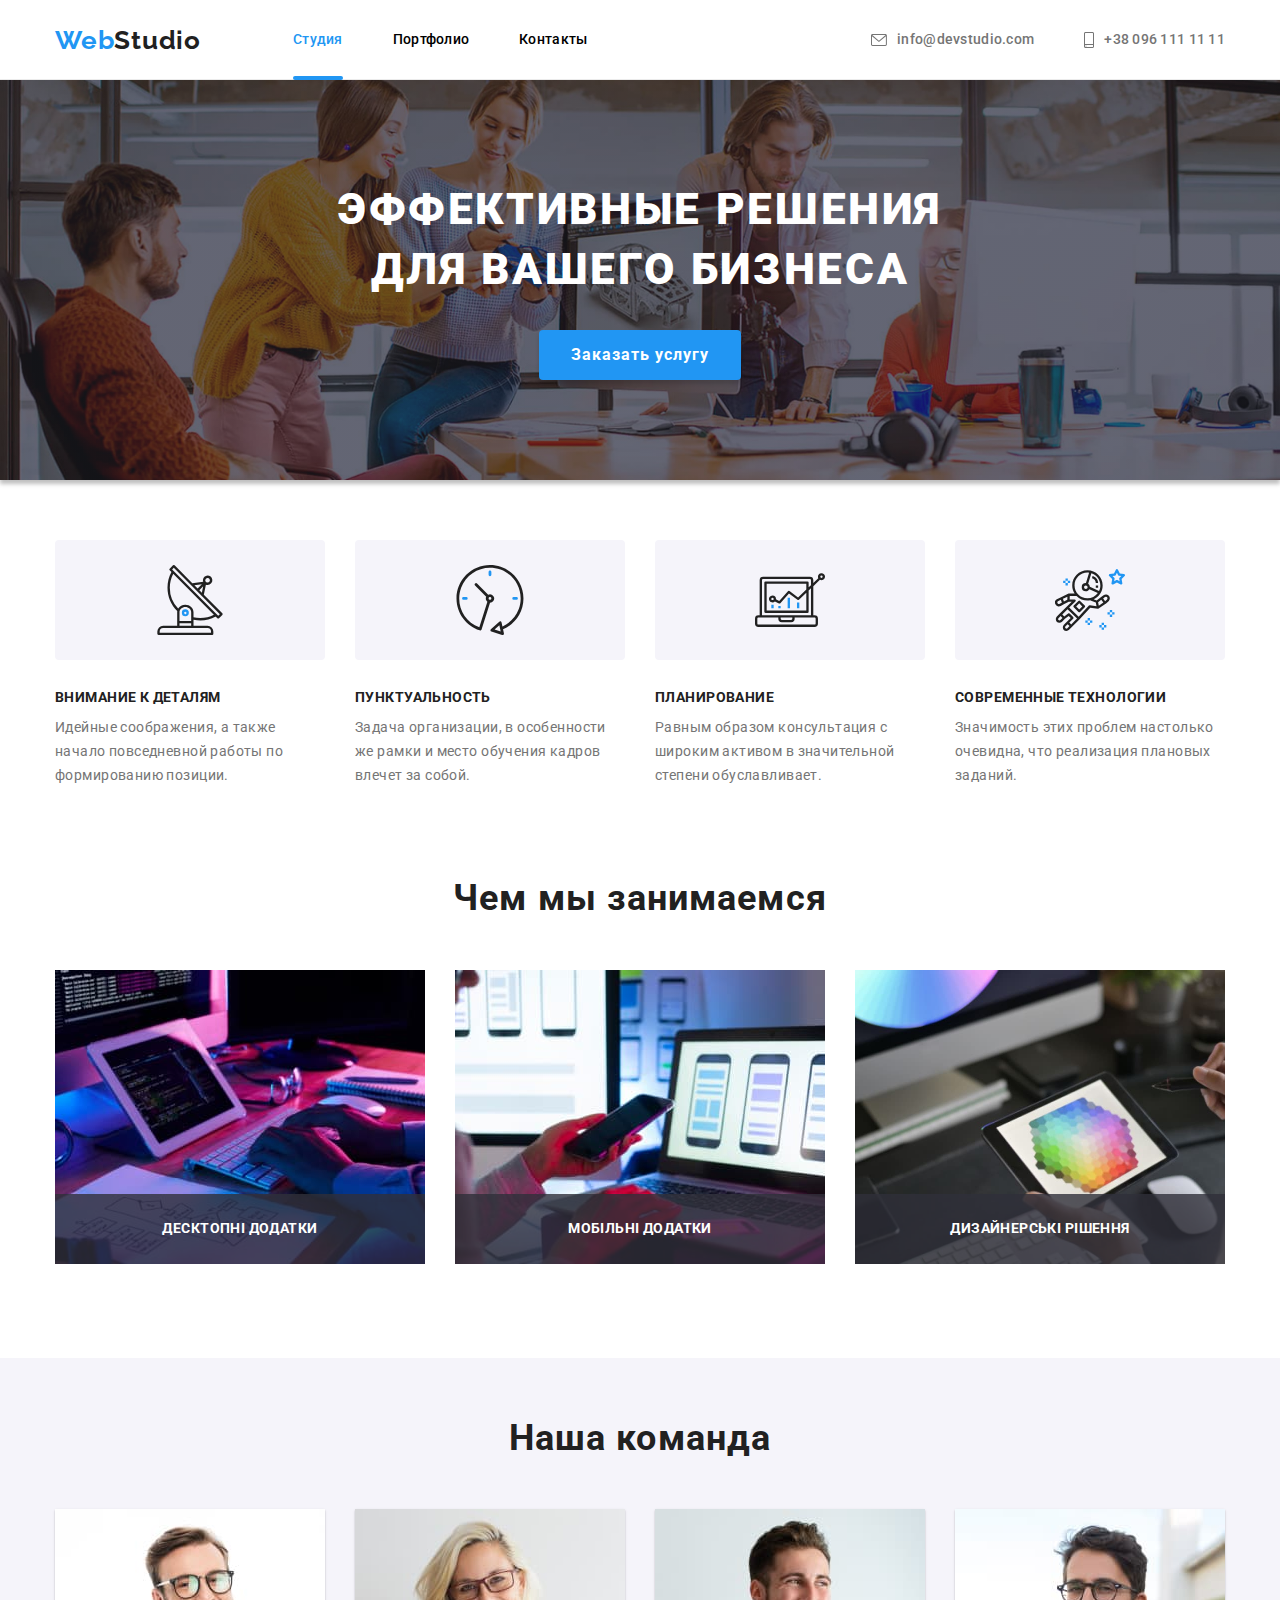
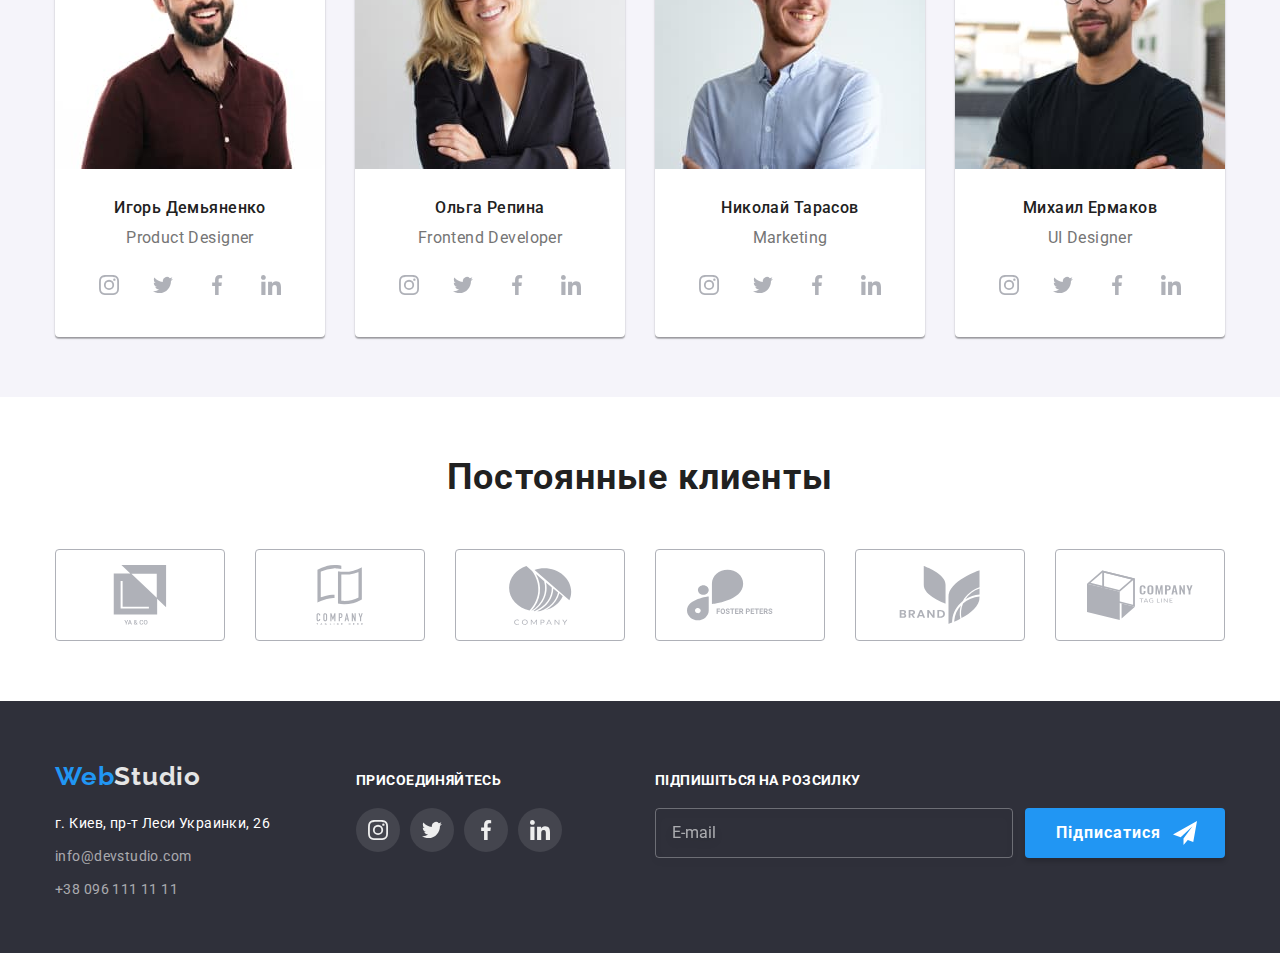
<file: index.html>
<!DOCTYPE html>
<html lang="ru">
  <head>
    <meta charset="UTF-8" />
    <meta http-equiv="X-UA-Compatible" content="IE=edge" />
    <meta name="viewport" content="width=device-width, initial-scale=1.0" />
    <title>Веб-студія</title>
    <link
      href="https://fonts.googleapis.com/css2?family=Raleway:wght@700&family=Roboto:wght@400;500;700;900&display=swap"
      rel="stylesheet"
    />
    <link
      href="https://cdnjs.cloudflare.com/ajax/libs/modern-normalize/1.0.0/modern-normalize.min.css"
      rel="stylesheet"
    />
    <link rel="stylesheet" href="./css/main.min.css" />
  </head>
  <body>
    <header class="header">
      <div class="container main-nav">
        <a class="link logo" href="./index.html" lang="en"
          >Web<span class="logo-studio">Studio</span></a
        >
        <nav class="header-nav">
          <ul class="list header-list">
            <li class="header-list__item">
              <a class="link header-list__link current" href="./index.html">
                Студия</a
              >
            </li>
            <li class="header-list__item">
              <a class="link header-list__link" href="./portfolio.html">
                Портфолио</a
              >
            </li>
            <li class="header-list__item">
              <a class="link header-list__link" href="">Контакты</a>
            </li>
          </ul>
        </nav>
        <button type="button" class="mobile-menu-open" data-menu-open>
          <svg class="mobile-menu-open__icon" width="40" height="40">
            <use href="./images/icons.svg#burger-icon"></use>
          </svg>
        </button>
        <ul class="list header-list-cont contacts">
          <li class="link-mail header-list__item">
            <a class="link header-list__link" href="mailto:info@devstudio.com">
              <svg class="header-list__icon" width="16" height="12">
                <use href="./images/icons.svg#icon-envelope"></use>
              </svg>
              info@devstudio.com</a
            >
          </li>
          <li class="header-list__item">
            <a class="link header-list__link" href="tel:+380961111111">
              <svg class="header-list__icon" width="10" height="16">
                <use href="./images/icons.svg#icon-smartphone"></use>
              </svg>
              +38 096 111 11 11</a
            >
          </li>
        </ul>
      </div>
      <div class="mobile-menu" data-menu>
        <div class="container mobile-menu_container">
          <button type="button" class="mobile-menu_close-btn" data-menu-close>
            <svg class="mobile-menu_close-icon" width="40" height="40">
              <use href="./images/icons.svg#mobile-menu_close-icon"></use>
            </svg>
          </button>
          <ul class="mobile-nav-list list-mobile">
            <li class="mobile-nav-list__item">
              <a href="./index.html" class="mobile-nav-list__link link">
                Студия
              </a>
            </li>
            <li class="mobile-nav-list__item">
              <a href="./portfolio.html" class="mobile-nav-list__link link">
                Портфолио
              </a>
            </li>
            <li class="mobile-nav-list__item">
              <a href="" class="mobile-nav-list__link link"> Контакты </a>
            </li>
          </ul>
          <div>
            <ul class="mobile-contacts-list list-mobile">
              <li class="mobile-contacts-list__item">
                <a
                  href="tel:+380961111111"
                  class="mobile-contacts-list__contact link"
                >
                  +38 096 111 11 11
                </a>
              </li>
              <li class="mobile-contacts-list__item">
                <a
                  lang="en"
                  href="mailto:info@devstudio.com"
                  class="mobile-contacts-list__mail link"
                >
                  info@devstudio.com
                </a>
              </li>
            </ul>
            <ul class="mobile-social-list list-mobile">
              <li class="mobile-social-list__item">
                <a
                  class="mobile-social-list__link link"
                  href="https://instagram.com"
                  >Instagram
                </a>
              </li>
              <li class="mobile-social-list__item">
                <a
                  class="mobile-social-list__link link"
                  href="https://twitter.com"
                  >Twitter</a
                >
              </li>
              <li class="mobile-social-list__item">
                <a
                  class="mobile-social-list__link link"
                  href="https://www.facebook.com/"
                  >Facebook</a
                >
              </li>
              <li class="mobile-social-list__item">
                <a
                  class="mobile-social-list__link link"
                  href="https://www.linkedin.com/"
                  >LinkedIn</a
                >
              </li>
            </ul>
          </div>
        </div>
      </div>
    </header>

    <main class="main">
      <section class="banner overlay">
        <div class="container">
          <h1 class="banner__title">
            Эффективные решения<br />
            для вашего бизнеса
          </h1>
          <button
            class="banner__button button"
            data-modal-open=""
            type="button"
          >
            Заказать услугу
          </button>
        </div>
      </section>
      <section class="techology">
        <div class="container">
          <h2 class="title technology-title visually-hidden">
            Наши особенности
          </h2>
          <ul class="list techology-list">
            <li class="technology-list__item">
              <div class="technology-list__icon">
                <svg width="70" height="70">
                  <use href="./images/icons.svg#icon-antenna-1"></use>
                </svg>
              </div>
              <h3 class="title technology-list__title">ВНИМАНИЕ К ДЕТАЛЯМ</h3>
              <p class="technology-list__description">
                Идейные соображения, а также начало повседневной работы по
                формированию позиции.
              </p>
            </li>
            <li class="technology-list__item">
              <div class="technology-list__icon">
                <svg width="70" height="70">
                  <use href="./images/icons.svg#icon-clock-1"></use>
                </svg>
              </div>
              <h3 class="title technology-list__title">ПУНКТУАЛЬНОСТЬ</h3>
              <p class="technology-list__description">
                Задача организации, в особенности же рамки и место обучения
                кадров влечет за собой.
              </p>
            </li>
            <li class="technology-list__item">
              <div class="technology-list__icon">
                <svg width="70" height="70">
                  <use href="./images/icons.svg#icon-diagram-1"></use>
                </svg>
              </div>
              <h3 class="title technology-list__title">ПЛАНИРОВАНИЕ</h3>
              <p class="technology-list__description">
                Равным образом консультация с широким активом в значительной
                степени обуславливает.
              </p>
            </li>
            <li class="technology-list__item">
              <div class="technology-list__icon">
                <svg width="70" height="70">
                  <use href="./images/icons.svg#icon-astronaut-1"></use>
                </svg>
              </div>
              <h3 class="title technology-list__title">
                СОВРЕМЕННЫЕ ТЕХНОЛОГИИ
              </h3>
              <p class="technology-list__description">
                Значимость этих проблем настолько очевидна, что реализация
                плановых заданий.
              </p>
            </li>
          </ul>
        </div>
      </section>
      <section class="works">
        <div class="container">
          <h2 class="title works-title">Чем мы занимаемся</h2>
          <ul class="list works-list">
            <li class="works-list__item">
              <picture>
                <source
                  srcset="
                    ./images/desktop/services/desktop-app-370/desktop-app-370.jpg    1x,
                    ./images/desktop/services/desktop-app-370/desktop-app-370@2x.jpg 2x
                  "
                  media="(min-width: 1200px)"
                />
                <img
                  class="works-list__img"
                  src="./images/desktop/services/desktop-app-370/desktop-app-370.jpg"
                  alt="Сотрудник работающий на ПК и планшете"
                  width="370"
                  height="294"
                />
              </picture>
              <div class="works-list__overlay">
                <p class="works-list__description">Десктопні додатки</p>
              </div>
            </li>
            <li class="works-list__item">
              <picture>
                <source
                  srcset="
                    ./images/desktop/services/mobile-app-370/mobile-app-370.jpg    1x,
                    ./images/desktop/services/mobile-app-370/mobile-app-370@2x.jpg 2x
                  "
                  media="(min-width:1200px)"
                />
                <img
                  class="works-list__img"
                  src="./images/desktop/services/mobile-app-370/mobile-app-370.jpg"
                  alt="Девушка работает с телефоном и ноутбуком"
                  width="370"
                  height="294"
                />
              </picture>
              <div class="works-list__overlay">
                <p class="works-list__description">Мобільні додатки</p>
              </div>
            </li>

            <li class="works-list__item">
              <picture>
                <source
                  srcset="
                    . /images/desktop/services/design-solutions-370/design-solutions-370.jpg    1x,
                    ./images/desktop/services/design-solutions-370/design-solutions-370@2x.jpg 2x
                  "
                  media="(min-width:1200px)"
                />
                <img
                  class="works-list__img"
                  src="./images/desktop/services/design-solutions-370/design-solutions-370.jpg"
                  alt="Сотрудник выбирает цветовую гамму на планшете"
                  width="370"
                  height="294"
                />
              </picture>

              <div class="works-list__overlay">
                <p class="works-list__description">Дизайнерські рішення</p>
              </div>
            </li>
          </ul>
        </div>
      </section>
      <section class="team">
        <div class="container">
          <h2 class="title team-title">Наша команда</h2>
          <ul class="list team-list">
            <li class="team-list__item">
              <picture>
                <source
                  srcset="
                    ./images/desktop/team/igor-270/igor-270.jpg    1x,
                    ./images/desktop/team/igor-270/igor-270@2x.jpg 2x
                  "
                  media="(min-width: 1200px)"
                  sizes="270px"
                />
                <source
                  srcset="
                    ./images/tablet/team/igor-354/igor-354.jpg    1x,
                    ./images/tablet/team/igor-354/igor-354@2x.jpg 2x
                  "
                  media="(min-width: 768px)"
                  sizes="354px"
                />
                <source
                  srcset="
                    ./images/mobile/team/igor-450/igor-450.jpg    1x,
                    ./images/mobile/team/igor-450/igor-450@2x.jpg 2x
                  "
                  media="(max-width: 767px)"
                  sizes="450px"
                />
                <img
                  class="team-list__img"
                  src="./images/desktop/team/igor-270/igor-270@2x.jpg"
                  alt="Игорь Демьяненко"
                />
              </picture>
              <div class="team-worker">
                <h3 class="title team-worker__name">Игорь Демьяненко</h3>
                <p class="team-worker__descr" lang="en">Product Designer</p>
                <ul class="list team-social list-social">
                  <li class="team-social__item">
                    <a class="team-social__link" href="">
                      <svg class="team-social__img" width="20" height="20">
                        <use href="./images/icons.svg#icon-instagram-2"></use>
                      </svg>
                    </a>
                  </li>
                  <li class="team-social__item">
                    <a class="team-social__link" href="">
                      <svg class="team-social__img" width="20" height="20">
                        <use href="./images/icons.svg#icon-twitter-1"></use>
                      </svg>
                    </a>
                  </li>
                  <li class="team-social__item">
                    <a class="team-social__link" href="">
                      <svg class="team-social__img" width="20" height="20">
                        <use href="./images/icons.svg#icon-facebook-1"></use>
                      </svg>
                    </a>
                  </li>
                  <li class="team-social__item">
                    <a class="team-social__link" href="">
                      <svg class="team-social__img" width="20" height="20">
                        <use href="./images/icons.svg#icon-linkedin-1"></use>
                      </svg>
                    </a>
                  </li>
                </ul>
              </div>
            </li>
            <li class="team-list__item">
              <picture>
                <source
                  srcset="
                    ./images/desktop/team/olga-270/olga-270.jpg    1x,
                    ./images/desktop/team/olga-270/olga-270@2x.jpg 2x
                  "
                  media="(min-width: 1200px)"
                  sizes="270px"
                />
                <source
                  srcset="
                    ./images/tablet/team/olga-354/olga-354.jpg    1x,
                    ./images/tablet/team/olga-354/olga-354@2x.jpg 2x
                  "
                  media="(min-width: 768px)"
                  sizes="354px"
                />
                <source
                  srcset="
                    ./images/mobile/team/olga-450/olga-450.jpg    1x,
                    ./images/mobile/team/olga-450/olga-450@2x.jpg 2x
                  "
                  media="(max-width: 767px)"
                  sizes="354px"
                />
                <img
                  class="team-list__img"
                  src="./images/mobile/team/olga-450/olga-450.jpg"
                  alt="Ольга Репина"
                />
              </picture>
              <div class="team-worker">
                <h3 class="title team-worker__name">Ольга Репина</h3>
                <p class="team-worker__descr" lang="en">Frontend Developer</p>
                <ul class="list team-social list-social">
                  <li class="team-social__item">
                    <a class="team-social__link" href="">
                      <svg class="team-social__img" width="20" height="20">
                        <use href="./images/icons.svg#icon-instagram-2"></use>
                      </svg>
                    </a>
                  </li>
                  <li class="team-social__item">
                    <a class="team-social__link" href="">
                      <svg class="team-social__img" width="20" height="20">
                        <use href="./images/icons.svg#icon-twitter-1"></use>
                      </svg>
                    </a>
                  </li>
                  <li class="team-social__item">
                    <a class="team-social__link" href="">
                      <svg class="team-social__img" width="20" height="20">
                        <use href="./images/icons.svg#icon-facebook-1"></use>
                      </svg>
                    </a>
                  </li>
                  <li class="team-social__item">
                    <a class="team-social__link" href="">
                      <svg class="team-social__img" width="20" height="20">
                        <use href="./images/icons.svg#icon-linkedin-1"></use>
                      </svg>
                    </a>
                  </li>
                </ul>
              </div>
            </li>
            <li class="team-list__item">
              <picture>
                <source
                  srcset="
                    ./images/desktop/team/nikolay-270/nikolay-270.jpg    1x,
                    ./images/desktop/team/nikolay-270/nikolay-270@2x.jpg 2x
                  "
                  media="(min-width: 1200px)"
                  sizes="270px"
                />
                <source
                  srcset="
                    ./images/tablet/team/nikolay-354/nikolay-354.jpg    1x,
                    ./images/tablet/team/nikolay-354/nikolay-354@2x.jpg 2x
                  "
                  media="(min-width: 768px)"
                  sizes="354px"
                />
                <source
                  srcset="
                    ./images/mobile/team/nikolay-450/nikolay-450.jpg    1x,
                    ./images/mobile/team/nikolay-450/nikolay-450@2x.jpg 2x
                  "
                  media="(max-width:767px)"
                  sizes="450"
                />
                <img
                  class="team-list__img"
                  src="./images/mobile/team/nikolay-450/nikolay-450.jpg"
                  alt="Николай Тарасов"
                />
              </picture>
              <div class="team-worker">
                <h3 class="title team-worker__name">Николай Тарасов</h3>
                <p class="team-worker__descr" lang="en">Marketing</p>
                <ul class="list team-social list-social">
                  <li class="team-social__item">
                    <a class="team-social__link" href="">
                      <svg class="team-social__img" width="20" height="20">
                        <use href="./images/icons.svg#icon-instagram-2"></use>
                      </svg>
                    </a>
                  </li>
                  <li class="team-social__item">
                    <a class="team-social__link" href="">
                      <svg class="team-social__img" width="20" height="20">
                        <use href="./images/icons.svg#icon-twitter-1"></use>
                      </svg>
                    </a>
                  </li>
                  <li class="team-social__item">
                    <a class="team-social__link" href="">
                      <svg class="team-social__img" width="20" height="20">
                        <use href="./images/icons.svg#icon-facebook-1"></use>
                      </svg>
                    </a>
                  </li>
                  <li class="team-social__item">
                    <a class="team-social__link" href="">
                      <svg class="team-social__img" width="20" height="20">
                        <use href="./images/icons.svg#icon-linkedin-1"></use>
                      </svg>
                    </a>
                  </li>
                </ul>
              </div>
            </li>
            <li class="team-list__item">
              <picture>
                <source
                  srcset="
                    ./images/desktop/team/mykhail-270/mykhail-270.jpg    1x,
                    ./images/desktop/team/mykhail-270/mykhail-270@2x.jpg 2x
                  "
                  media="(min-width: 1200px)"
                  sizes="270px"
                />
                <source
                  srcset="
                    ./images/tablet/team/mykhail-354/mykhail-354.jpg    1x,
                    ./images/tablet/team/mykhail-354/mykhail-354@2x.jpg 2x
                  "
                  media="(min-width:768px)"
                  sizes="354px"
                />
                <source
                  srcset="
                    ./images/mobile/team/mykhail-450/mykhail-450.jpg    1x,
                    ./images/mobile/team/mykhail-450/mykhail-450@2x.jpg 2x
                  "
                  media="(max-width:767px)"
                  sizes="450px"
                  ;
                />
                <img
                  class="team-list__img"
                  src="./images/mobile/team/mykhail-450/mykhail-450.jpg"
                  alt="Михаил Ермаков"
                />
              </picture>
              <div class="team-worker">
                <h3 class="title team-worker__name">Михаил Ермаков</h3>
                <p class="team-worker__descr" lang="en">UI Designer</p>
                <ul class="list team-social list-social">
                  <li class="team-social__item">
                    <a class="team-social__link" href="">
                      <svg class="team-social__img" width="20" height="20">
                        <use href="./images/icons.svg#icon-instagram-2"></use>
                      </svg>
                    </a>
                  </li>
                  <li class="team-social__item">
                    <a class="team-social__link" href="">
                      <svg class="team-social__img" width="20" height="20">
                        <use href="./images/icons.svg#icon-twitter-1"></use>
                      </svg>
                    </a>
                  </li>
                  <li class="team-social__item">
                    <a class="team-social__link" href="">
                      <svg class="team-social__img" width="20" height="20">
                        <use href="./images/icons.svg#icon-facebook-1"></use>
                      </svg>
                    </a>
                  </li>
                  <li class="team-social__item">
                    <a class="team-social__link" href="">
                      <svg class="team-social__img" width="20" height="20">
                        <use href="./images/icons.svg#icon-linkedin-1"></use>
                      </svg>
                    </a>
                  </li>
                </ul>
              </div>
            </li>
          </ul>
        </div>
      </section>
      <section class="clients">
        <div class="container">
          <h2 class="title clients-title">Постоянные клиенты</h2>
          <ul class="list clients-list">
            <li class="clients-list__item">
              <a class="link clients-list__link" href="">
                <svg class="clients-list__icon" width="106" height="60">
                  <use href="./images/icons.svg#icon-Logo1"></use>
                </svg>
              </a>
            </li>
            <li class="clients-list__item">
              <a class="link clients-list__link" href="">
                <svg class="clients-list__icon" width="106" height="60">
                  <use href="./images/icons.svg#icon-Logo2"></use>
                </svg>
              </a>
            </li>
            <li class="clients-list__item">
              <a class="link clients-list__link" href="">
                <svg class="clients-list__icon" width="106" height="60">
                  <use href="./images/icons.svg#icon-Logo3"></use>
                </svg>
              </a>
            </li>
            <li class="clients-list__item">
              <a class="link clients-list__link" href=""
                ><svg class="clients-list__icon" width="106" height="60">
                  <use href="./images/icons.svg#icon-Logo4"></use>
                </svg>
              </a>
            </li>
            <li class="clients-list__item">
              <a class="link clients-list__link" href=""
                ><svg class="clients-list__icon" width="106" height="60">
                  <use href="./images/icons.svg#icon-Logo5"></use>
                </svg>
              </a>
            </li>
            <li class="clients-list__item">
              <a class="link clients-list__link" href=""
                ><svg class="clients-list__icon" width="106" height="60">
                  <use href="./images/icons.svg#icon-Logo6"></use>
                </svg>
              </a>
            </li>
          </ul>
        </div>
      </section>
    </main>

    <footer class="footer">
      <div class="container">
        <div class="footer-container">
          <div class="footer-contacts">
            <a class="link logo footer-logo" href="./index.html" lang="en"
              >Web<span class="logo-studio-footer">Studio</span></a
            >
            <address class="footer-address">
              <p>г. Киев, пр-т Леси Украинки, 26</p>
              <ul>
                <li class="list adr-footer">
                  <a class="link footer-link" href="mailto:info@devstudio.com">
                    info@devstudio.com</a
                  >
                </li>
                <li class="list adr-footer">
                  <a class="link footer-link" href="tel:+380961111111">
                    +38 096 111 11 11</a
                  >
                </li>
              </ul>
            </address>
          </div>
          <div class="social-footer">
            <h3 class="footer-social-title">ПРИСОЕДИНЯЙТЕСЬ</h3>
            <ul class="list footer-social">
              <li class="team-social__item">
                <a class="team-social__link-footer" href="">
                  <svg class="team-social__img" width="20" height="20">
                    <use href="./images/icons.svg#icon-instagram-2"></use>
                  </svg>
                </a>
              </li>
              <li class="team-social__item">
                <a class="team-social__link-footer" href="">
                  <svg class="team-social__img" width="20" height="20">
                    <use href="./images/icons.svg#icon-twitter-1"></use>
                  </svg>
                </a>
              </li>
              <li class="team-social__item">
                <a class="team-social__link-footer" href="">
                  <svg class="team-social__img" width="20" height="20">
                    <use href="./images/icons.svg#icon-facebook-1"></use>
                  </svg>
                </a>
              </li>
              <li class="team-social__item">
                <a class="team-social__link-footer" href="">
                  <svg class="team-social__img" width="20" height="20">
                    <use href="./images/icons.svg#icon-linkedin-1"></use>
                  </svg>
                </a>
              </li>
            </ul>
          </div>
          <form class="footer-form-container">
            <h3 class="footer-social-title">Підпишіться на розсилку</h3>
            <ul class="footer-form-fild list">
              <li class="form-list">
                <label for="footer-subscribe" class="footer-form-lable"></label>
                <input
                  id="footer-subscribe"
                  type="email"
                  name="email"
                  class="footer-subscribe"
                  placeholder="E-mail"
                />
              </li>
              <li class="form-list">
                <button
                  type="submit"
                  class="button button-footer footer-form-btn"
                >
                  <svg class="button-footer-icon" width="24px" height="24px">
                    <use href="./images/icons.svg#icon-icon-send"></use>
                  </svg>
                  Підписатися
                </button>
              </li>
            </ul>
          </form>
        </div>
      </div>
    </footer>

    <div class="backdrop is-hidden" data-modal>
      <div class="modal">
        <button data-modal-close aria-label="button" class="close-button">
          <svg class="icon-close" width="11px" height="11px">
            <use href="./images/icons.svg#icon-close"></use>
          </svg>
        </button>

        <div class="title-modal">
          <strong>Залиште свої дані, ми вам перезвонимо</strong>
        </div>

        <div class="form-fild">
          <label for="user-name" class="form-lable"
            ><span class="label-title">Ім'я</span></label
          >
          <div class="modal-position-icon">
            <input
              id="user-name"
              type="text"
              name="user-name"
              class="form-input"
            />
            <svg width="12px" height="12px" class="modal-icon">
              <use href="./images/icons.svg#icon-user"></use>
            </svg>
          </div>
        </div>

        <div class="form-fild">
          <label for="user-tel" class="form-lable"
            ><span class="label-title">Телефон</span></label
          >
          <div class="modal-position-icon">
            <input id="user-tel" type="tel" name="tel" class="form-input" />
            <svg width="13px" height="13px" class="modal-icon">
              <use href="./images/icons.svg#icon-tel"></use>
            </svg>
          </div>
        </div>

        <div class="form-fild">
          <label for="user-email" class="form-lable"
            ><span class="label-title">Пошта</span></label
          >
          <div class="modal-position-icon">
            <input
              id="user-email"
              type="email"
              name="email"
              class="form-input"
            />
            <svg width="15px" height="12px" class="modal-icon">
              <use href="./images/icons.svg#icon-letter"></use>
            </svg>
          </div>
        </div>

        <label class="label-comment">
          <span class="label-title-comment">Коментар</span>
          <textarea
            placeholder="Введіть текст"
            name="comment"
            class="comment"
          ></textarea>
        </label>

        <label class="form-checkbox">
          <input
            type="checkbox"
            name="checkbox"
            class="form-accept visually-hidden"
          />
          <span class="checkbox-icon">
            <svg class="icon" width="16px" height="15px">
              <use href="./images/icons.svg#icon-mark"></use>
            </svg>
          </span>
          <span class="checkbox-title"
            >Погоджуюся з розсилкою та приймаю
            <a href="" class="contract">Умови договору</a>
          </span>
        </label>
        <button type="submit" class="button modal-form-button">
          Відправити
        </button>
      </div>
    </div>
    <script src="./js/mobile-menu.js"></script>
    <script src="./js/modal.js"></script>
  </body>
</html>
</file>
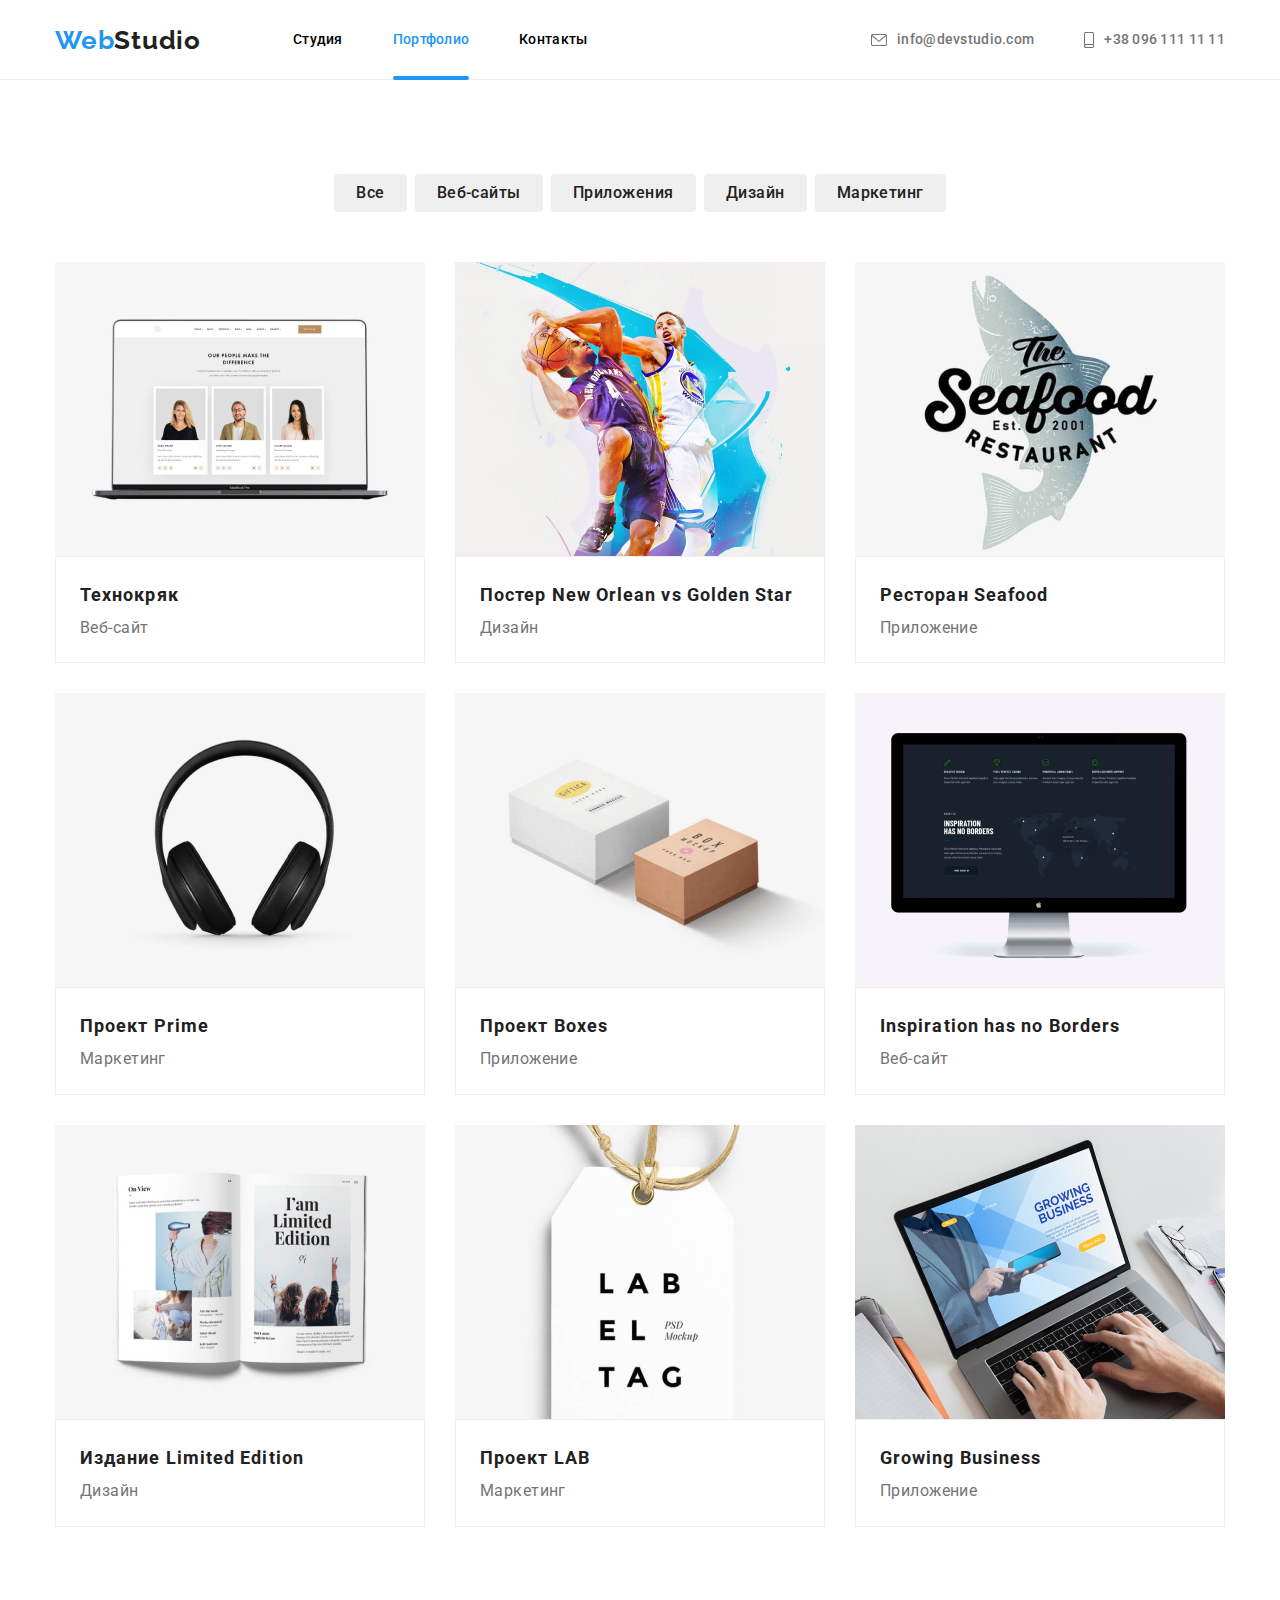
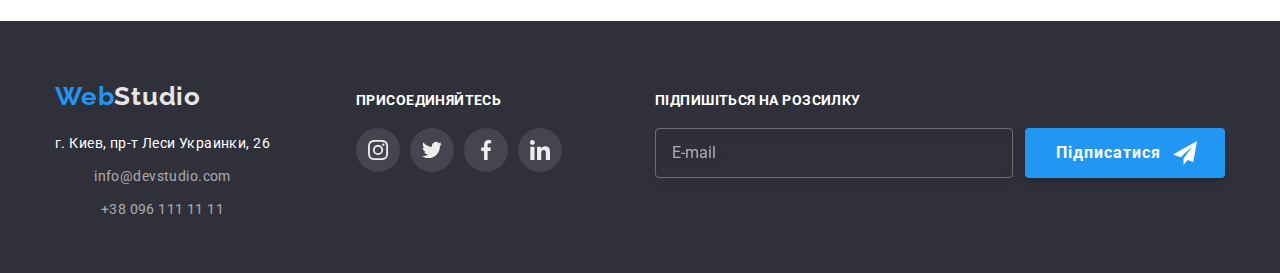
<file: portfolio.html>
<!DOCTYPE html>
<html lang="ru">
  <head>
    <meta charset="UTF-8" />
    <meta http-equiv="X-UA-Compatible" content="IE=edge" />
    <meta name="viewport" content="width=device-width, initial-scale=1.0" />
    <link
      href="https://fonts.googleapis.com/css2?family=Raleway:wght@700&family=Roboto:wght@400;500;700;900&display=swap"
      rel="stylesheet"
    />
    <link
      href="https://cdnjs.cloudflare.com/ajax/libs/modern-normalize/1.0.0/modern-normalize.min.css"
      rel="stylesheet"
    />
    <link rel="stylesheet" href="./css/main.min.css" />

    <title>Портфоліо</title>
  </head>
  <body class="body">
    <main>
      <header class="header">
        <div class="container main-nav">
          <a class="link logo" href="./index.html" lang="en"
            >Web<span class="logo-studio">Studio</span></a
          >
          <nav class="header-nav">
            <ul class="list header-list">
              <li class="header-list__item">
                <a class="link header-list__link" href="./index.html">
                  Студия</a
                >
              </li>
              <li class="header-list__item">
                <a
                  class="link header-list__link current"
                  href="./portfolio.html"
                >
                  Портфолио</a
                >
              </li>
              <li class="header-list__item">
                <a class="link header-list__link" href="">Контакты</a>
              </li>
            </ul>
          </nav>
          <button type="button" class="mobile-menu-open" data-menu-open>
            <svg class="mobile-menu-open__icon" width="40" height="40">
              <use href="./images/icons.svg#burger-icon"></use>
            </svg>
          </button>
          <ul class="list header-list-cont contacts">
            <li class="link-mail header-list__item">
              <a
                class="link header-list__link"
                href="mailto:info@devstudio.com"
              >
                <svg class="header-list__icon" width="16" height="12">
                  <use href="./images/icons.svg#icon-envelope"></use>
                </svg>
                info@devstudio.com</a
              >
            </li>
            <li class="header-list__item">
              <a class="link header-list__link" href="tel:+380961111111">
                <svg class="header-list__icon" width="10" height="16">
                  <use href="./images/icons.svg#icon-smartphone"></use>
                </svg>
                +38 096 111 11 11</a
              >
            </li>
          </ul>
        </div>
        <div class="mobile-menu" data-menu>
          <div class="container mobile-menu_container">
            <button type="button" class="mobile-menu_close-btn" data-menu-close>
              <svg class="mobile-menu_close-icon" width="40" height="40">
                <use href="./images/icons.svg#mobile-menu_close-icon"></use>
              </svg>
            </button>
            <ul class="mobile-nav-list list-mobile">
              <li class="mobile-nav-list__item">
                <a href="./index.html" class="mobile-nav-list__link link">
                  Студия
                </a>
              </li>
              <li class="mobile-nav-list__item">
                <a href="./portfolio.html" class="mobile-nav-list__link link">
                  Портфолио
                </a>
              </li>
              <li class="mobile-nav-list__item">
                <a href="" class="mobile-nav-list__link link"> Контакты </a>
              </li>
            </ul>
            <div>
              <ul class="mobile-contacts-list list-mobile">
                <li class="mobile-contacts-list__item">
                  <a
                    href="tel:+380961111111"
                    class="mobile-contacts-list__contact link"
                  >
                    +38 096 111 11 11
                  </a>
                </li>
                <li class="mobile-contacts-list__item">
                  <a
                    lang="en"
                    href="mailto:info@devstudio.com"
                    class="mobile-contacts-list__mail link"
                  >
                    info@devstudio.com
                  </a>
                </li>
              </ul>
              <ul class="mobile-social-list list-mobile">
                <li class="mobile-social-list__item">
                  <a
                    class="mobile-social-list__link link"
                    href="https://instagram.com"
                    >Instagram
                  </a>
                </li>
                <li class="mobile-social-list__item">
                  <a
                    class="mobile-social-list__link link"
                    href="https://twitter.com"
                    >Twitter</a
                  >
                </li>
                <li class="mobile-social-list__item">
                  <a
                    class="mobile-social-list__link link"
                    href="https://www.facebook.com/"
                    >Facebook</a
                  >
                </li>
                <li class="mobile-social-list__item">
                  <a
                    class="mobile-social-list__link link"
                    href="https://www.linkedin.com/"
                    >LinkedIn</a
                  >
                </li>
              </ul>
            </div>
          </div>
        </div>
      </header>

      <section class="portfolio-works">
        <div class="container">
          <h1 class="portfolio-title">Наши работы</h1>
          <ul class="list menu-list">
            <li class="menu-list__item">
              <button class="portfolio-menu" type="button">Все</button>
            </li>
            <li class="menu-list__item">
              <button class="portfolio-menu" type="button">Веб-сайты</button>
            </li>
            <li class="menu-list__item">
              <button class="portfolio-menu" type="button">Приложения</button>
            </li>
            <li class="menu-list__item">
              <button class="portfolio-menu" type="button">Дизайн</button>
            </li>
            <li class="menu-list__item">
              <button class="portfolio-menu" type="button">Маркетинг</button>
            </li>
          </ul>

          <ul class="list portfolio-list">
            <li class="portfolio-list__item">
              <a class="link portfolio-list__link" href="">
                <div class="portfolio-list__container">
                  <img
                    class="portfolio-list__img"
                    src="./images/portfolio-img1.jpg"
                    alt="Ноутбук с открытым веб-сайтом"
                    width="370"
                    height="294"
                  />
                  <div class="portfolio-list__slider">
                    <p class="portfolio-list__slider_text">
                      Ресурс пропонує комплексні пропозиції з різним рівнем
                      функціоналу та сервісів. Все це дозволить відвідувачу
                      отримати вичерпні відомості про компанію чи приватну
                      особу.
                    </p>
                  </div>
                </div>
                <div class="portfolio-list__descript">
                  <h2 class="portfolio-list__title">Технокряк</h2>
                  <p class="portfolio-list__text">Веб-сайт</p>
                </div>
              </a>
            </li>
            <li class="portfolio-list__item">
              <a class="link portfolio-list__link" href="">
                <div class="portfolio-list__container">
                  <img
                    class="portfolio-list__img"
                    src="./images/portfolio-img2.jpg"
                    alt="Два игрока баскетболиста борятся за мяч"
                    width="370"
                    height="294"
                  />
                  <div class="portfolio-list__slider">
                    <p class="portfolio-list__slider_text">
                      Ресурс пропонує комплексні пропозиції з різним рівнем
                      функціоналу та сервісів. Все це дозволить відвідувачу
                      отримати вичерпні відомості про компанію чи приватну
                      особу.
                    </p>
                  </div>
                </div>
                <div class="portfolio-list__descript">
                  <h2 class="portfolio-list__title">
                    Постер New Orlean vs Golden Star
                  </h2>
                  <p class="portfolio-list__text">Дизайн</p>
                </div>
              </a>
            </li>
            <li class="portfolio-list__item">
              <a class="link portfolio-list__link" href="">
                <div class="portfolio-list__container">
                  <img
                    class="portfolio-list__img"
                    src=".//images/portfolio-img3.jpg "
                    alt="Название ресторана на фоне рыбы"
                    width="370"
                    height="294"
                  />
                  <div class="portfolio-list__slider">
                    <p class="portfolio-list__slider_text">
                      Ресурс пропонує комплексні пропозиції з різним рівнем
                      функціоналу та сервісів. Все це дозволить відвідувачу
                      отримати вичерпні відомості про компанію чи приватну
                      особу.
                    </p>
                  </div>
                </div>
                <div class="portfolio-list__descript">
                  <h2 class="portfolio-list__title">Ресторан Seafood</h2>
                  <p class="portfolio-list__text">Приложение</p>
                </div>
              </a>
            </li>
            <li class="portfolio-list__item">
              <a class="link portfolio-list__link" href="">
                <div class="portfolio-list__container">
                  <img
                    class="portfolio-list__img"
                    src="./images/portfolio-img4.jpg"
                    alt="Беспроводные наушники"
                    width="370"
                    height="294"
                  />
                  <div class="portfolio-list__slider">
                    <p class="portfolio-list__slider_text">
                      Ресурс пропонує комплексні пропозиції з різним рівнем
                      функціоналу та сервісів. Все це дозволить відвідувачу
                      отримати вичерпні відомості про компанію чи приватну
                      особу.
                    </p>
                  </div>
                </div>
                <div class="portfolio-list__descript">
                  <h2 class="portfolio-list__title">Проект Prime</h2>
                  <p class="portfolio-list__text">Маркетинг</p>
                </div>
              </a>
            </li>
            <li class="portfolio-list__item">
              <a class="link portfolio-list__link" href="">
                <div class="portfolio-list__container">
                  <img
                    class="portfolio-list__img"
                    src="./images/portfolio-img5.jpg"
                    alt="Два коробка"
                    width="370"
                    height="294"
                  />
                  <div class="portfolio-list__slider">
                    <p class="portfolio-list__slider_text">
                      Ресурс пропонує комплексні пропозиції з різним рівнем
                      функціоналу та сервісів. Все це дозволить відвідувачу
                      отримати вичерпні відомості про компанію чи приватну
                      особу.
                    </p>
                  </div>
                </div>
                <div class="portfolio-list__descript">
                  <h2 class="portfolio-list__title">Проект Boxes</h2>
                  <p class="portfolio-list__text">Приложение</p>
                </div>
              </a>
            </li>
            <li class="portfolio-list__item">
              <a class="link portfolio-list__link" href="">
                <div class="portfolio-list__container">
                  <img
                    class="portfolio-list__img"
                    src="./images/portfolio-img6.jpg"
                    alt="Монитор с открытым веб-сайтом"
                    width="370"
                    height="294"
                  />
                  <div class="portfolio-list__slider">
                    <p class="portfolio-list__slider_text">
                      Ресурс пропонує комплексні пропозиції з різним рівнем
                      функціоналу та сервісів. Все це дозволить відвідувачу
                      отримати вичерпні відомості про компанію чи приватну
                      особу.
                    </p>
                  </div>
                </div>
                <div class="portfolio-list__descript">
                  <h2 class="portfolio-list__title">
                    Inspiration has no Borders
                  </h2>
                  <p class="portfolio-list__text">Веб-сайт</p>
                </div>
              </a>
            </li>
            <li class="portfolio-list__item">
              <a class="link portfolio-list__link" href="">
                <div class="portfolio-list__container">
                  <img
                    class="portfolio-list__img"
                    src="./images/portfolio-img7.jpg"
                    alt="Развернутый женский журнал"
                    width="370"
                    height="294"
                  />
                  <div class="portfolio-list__slider">
                    <p class="portfolio-list__slider_text">
                      Ресурс пропонує комплексні пропозиції з різним рівнем
                      функціоналу та сервісів. Все це дозволить відвідувачу
                      отримати вичерпні відомості про компанію чи приватну
                      особу.
                    </p>
                  </div>
                </div>
                <div class="portfolio-list__descript">
                  <h2 class="portfolio-list__title">Издание Limited Edition</h2>
                  <p class="portfolio-list__text">Дизайн</p>
                </div>
              </a>
            </li>
            <li class="portfolio-list__item">
              <a class="link portfolio-list__link" href="">
                <div class="portfolio-list__container">
                  <img
                    class="portfolio-list__img"
                    src="./images/portfolio-img8.jpg"
                    alt="Бумажная бирка с логотипом"
                    width="370"
                    height="294"
                  />
                  <div class="portfolio-list__slider">
                    <p class="portfolio-list__slider_text">
                      Ресурс пропонує комплексні пропозиції з різним рівнем
                      функціоналу та сервісів. Все це дозволить відвідувачу
                      отримати вичерпні відомості про компанію чи приватну
                      особу.
                    </p>
                  </div>
                </div>
                <div class="portfolio-list__descript">
                  <h2 class="portfolio-list__title">Проект LAB</h2>
                  <p class="portfolio-list__text">Маркетинг</p>
                </div>
              </a>
            </li>
            <li class="portfolio-list__item">
              <a class="link portfolio-list__link" href="">
                <div class="portfolio-list__container">
                  <img
                    class="portfolio-list__img"
                    src="./images/portfolio-img9.jpg"
                    alt="Человек за ноутбуком с открытым приложением"
                    width="370"
                    height="294"
                  />
                  <div class="portfolio-list__slider">
                    <p class="portfolio-list__slider_text">
                      Ресурс пропонує комплексні пропозиції з різним рівнем
                      функціоналу та сервісів. Все це дозволить відвідувачу
                      отримати вичерпні відомості про компанію чи приватну
                      особу.
                    </p>
                  </div>
                </div>
                <div class="portfolio-list__descript">
                  <h2 class="portfolio-list__title">Growing Business</h2>
                  <p class="portfolio-list__text">Приложение</p>
                </div>
              </a>
            </li>
          </ul>
        </div>
      </section>
    </main>

    <footer class="footer">
      <div class="container">
        <div class="footer-container">
          <div class="footer-contacts">
            <a class="link logo footer-logo" href="./index.html" lang="en"
              >Web<span class="logo-studio-footer">Studio</span></a
            >
            <address class="footer-address">
              <p>г. Киев, пр-т Леси Украинки, 26</p>
              <a class="link footer-link" href="mailto:info@devstudio.com">
                info@devstudio.com</a
              >
              <br />
              <a class="link footer-link" href="tel:+380961111111">
                +38 096 111 11 11</a
              >
            </address>
          </div>
          <div class="social-footer">
            <h3 class="footer-social-title">ПРИСОЕДИНЯЙТЕСЬ</h3>
            <ul class="list footer-social">
              <li class="team-social__item">
                <a class="team-social__link-footer" href="">
                  <svg class="team-social__img" width="20" height="20">
                    <use href="./images/icons.svg#icon-instagram-2"></use>
                  </svg>
                </a>
              </li>
              <li class="team-social__item">
                <a class="team-social__link-footer" href="">
                  <svg class="team-social__img" width="20" height="20">
                    <use href="./images/icons.svg#icon-twitter-1"></use>
                  </svg>
                </a>
              </li>
              <li class="team-social__item">
                <a class="team-social__link-footer" href="">
                  <svg class="team-social__img" width="20" height="20">
                    <use href="./images/icons.svg#icon-facebook-1"></use>
                  </svg>
                </a>
              </li>
              <li class="team-social__item">
                <a class="team-social__link-footer" href="">
                  <svg class="team-social__img" width="20" height="20">
                    <use href="./images/icons.svg#icon-linkedin-1"></use>
                  </svg>
                </a>
              </li>
            </ul>
          </div>
          <form class="footer-form-container">
            <h3 class="footer-social-title">Підпишіться на розсилку</h3>
            <ul class="footer-form-fild list">
              <li class="form-list">
                <label for="footer-subscribe" class="footer-form-lable"></label>
                <input
                  id="footer-subscribe"
                  type="email"
                  name="email"
                  class="footer-subscribe"
                  placeholder="E-mail"
                />
              </li>
              <li class="form-list">
                <button
                  type="submit"
                  class="button button-footer footer-form-btn"
                >
                  <svg class="button-footer-icon" width="24px" height="24px">
                    <use href="./images/icons.svg#icon-icon-send"></use>
                  </svg>
                  Підписатися
                </button>
              </li>
            </ul>
          </form>
        </div>
      </div>
    </footer>
  </body>
</html>
</file>
<file: css/main.min.css>
:root{--bakrnd-color-first: #E5E5E5;--bakrnd-color-second: #F5F4FA;--footer-color: #2F303A;--text-color-first: #757575;--text-color-tittle: #212121;--text-color-footer: rgba(255, 255, 255, 0.6);--text-banner-color: #FFFFFF;--accent-color: #2196F3;--first-font: "Roboto";--logo-font: "Raleway";--transition-duration: 250ms;--time-funcsion: cubic-bezier(0.4, 0, 0.2, 1);--animation-time: 250ms cubic-bezier(0.4, 0, 0.2, 1)}.visually-hidden{position:absolute;width:1px;height:1px;margin:-1px;border:0;padding:0;white-space:nowrap;clip-path:inset(100%);clip:rect(0 0 0 0);overflow:hidden}.link{color:var(--text-color-tittle);text-decoration:none}.link:hover,.link:focus,.link:active{color:var(--accent-color);fill:currentColor}.backdrop{position:fixed;top:0;left:0;width:100%;height:100%;background-color:rgba(0,0,0,.2);opacity:1;visibility:visible;transition:opacity 500ms cubic-bezier(0.4, 0, 0.2, 1),visibility 500ms cubic-bezier(0.4, 0, 0.2, 1)}.backdrop.is-hidden{opacity:0;visibility:hidden;pointer-events:none}.modal{position:absolute;top:50%;left:50%;background-color:var(--text-banner-color);width:calc(100% - 30px);max-width:450px;padding:40px;box-shadow:0px 1px 3px rgba(0,0,0,.12),0px 1px 1px rgba(0,0,0,.14),0px 2px 1px rgba(0,0,0,.2);border-radius:4px;opacity:1;transform:scale(1) translate(-50%, -50%);transition:transform 250ms cubic-bezier(0.4, 0, 0.2, 1)}@media screen and (min-width: 480px){.modal{width:450px;height:609px}}@media screen and (min-width: 1200px){.modal{width:528px;height:581px}}.close-button{position:absolute;top:8px;right:8px;width:30px;height:30px;border-radius:50%;border:1px solid rgba(0,0,0,.1);padding:0;cursor:pointer;fill:#000;background-color:#fff;transition:fill var(--animation-time)}.close-button:hover,.close-button:focus{fill:var(--accent-color)}.icon-close{position:absolute;top:50%;left:50%;transform:translate(-50%, -50%)}.modal-form{display:block}.title-modal{font-size:20px;text-align:center;color:var(--text-color-tittle);margin-bottom:12px}.label-title{display:block;font-size:12px;line-height:1.16;letter-spacing:.01em;color:var(--text-color)}.form-lable{display:block;margin-bottom:4px;font-size:12px;line-height:1.16;letter-spacing:.01em;color:var(--text-color-first)}.form-fild{margin-bottom:10px}.modal-position-icon{position:relative}.modal-icon{position:absolute;top:50%;left:15px;transform:translateY(-50%);transition:fill var(--animation-time)}.form-input{display:block;width:100%;height:40px;padding-left:42px;border:1px solid rgba(33,33,33,.2);border-radius:4px;transition:border var(--animation-time);cursor:pointer}.form-input:focus-within{outline:none;border:1px solid var(--accent-color);border-radius:4px}.form-input:focus-within+.modal-icon{fill:var(--accent-color);cursor:pointer}textarea{display:block;resize:none;width:100%;height:120px;padding:12px 16px;cursor:pointer}textarea::placeholder{color:rgba(117,117,117,.5019607843)}.label-title-comment{display:block;font-size:12px;line-height:1.17;letter-spacing:.01em;color:var(--text-color-first);margin-bottom:4px}.label-comment{display:block;margin-bottom:20px}.comment{border:1px solid rgba(33,33,33,.2);border-radius:4px;transition:border var(--animation-time)}.comment:focus-within{outline:none;border:1px solid var(--accent-color);border-radius:4px}.form-checkbox{display:flex;align-items:center;justify-content:center;margin-bottom:30px}.checkbox-title{font-weight:400;font-size:14px;line-height:1.71;color:var(--text-color-first)}.checkbox-icon{display:inline-flex;align-items:center;justify-content:center;width:16px;height:15px;outline:2px solid #212121;outline-offset:-2px;border-radius:2px;margin-right:4px;transition:background-color var(--animation-time),outline var(--animation-time)}.form-accept:checked+.checkbox-icon{background-color:var(--accent-color);outline:2px solid var(--accent-color);outline-offset:-2px}.modal-form-button{display:block;margin-left:auto;margin-right:auto;padding:10px 56px 10px 55px;font-weight:700;line-height:1.88;align-items:center;text-align:center;letter-spacing:.06em;color:var(--text-banner-color);border:0;border-radius:4px;background:#188ce8;box-shadow:0px 4px 4px rgba(0,0,0,.15)}.contract{color:var(--accent-color)}@media screen and (min-width: 1200px){.modal{min-width:528px;min-height:581px}}.title{color:var(--text-color-tittle);font-size:14px;font-weight:700;line-height:1.14}.portfolio-header{border:1px solid #ececec}@media screen and (max-width: 767px){.mobile-menu{position:fixed;width:100%;height:100%;max-height:796px;z-index:1000;top:0;left:0;background-color:#fff;box-shadow:0 0 0 100vmax rgba(0,0,0,.5);opacity:0;visibility:hidden;pointer-events:none;transition:opacity 500ms linear,visibility 500ms linear}.mobile-menu.is-open{opacity:1;visibility:visible;pointer-events:auto}.mobile-menu_container{position:relative;padding-left:25px;padding-top:48px;padding-bottom:58px}.mobile-menu_close-btn{position:absolute;top:15px;right:15px;background-color:rgba(0,0,0,0);border:none;padding:0;line-height:0;cursor:pointer}.mobile-menu_close-btn:hover,.mobile-menu_close-btn:focus{fill:var(--accent-color)}.mobile-menu_close-icon{width:40px;height:40px}}@media screen and (min-width: 768px){.mobile-menu{display:none}}ul,h1,h2,h3,p{margin:0;padding:0}body{font-family:"Roboto","Raleway",sans-serif;color:var(--text-color-first);font-weight:400;font-size:14px;letter-spacing:.03em}.list{list-style:none}.list-mobile{list-style:none;padding-left:0;margin:0}.main{line-height:1.71}.container{padding-right:15px;padding-left:15px}@media screen and (min-width: 480px){.container{width:480px;margin-left:auto;margin-right:auto}}@media screen and (min-width: 768px){.container{width:768px}}@media screen and (min-width: 1200px){.container{width:1200px}}.header{background-color:#fff;border-bottom:1px solid #ececec;min-height:40px}@media screen and (min-width: 480px){.header{height:60px}}@media screen and (min-width: 768px){.header{padding-top:20px;height:80px}}@media screen and (min-width: 1200px){.header{padding-top:0;height:80px}}.logo{width:145px;height:31px;color:var(--accent-color);font-family:var(--logo-font);font-weight:700;font-size:26px;line-height:1.19;letter-spacing:.03em}.logo-studio{color:var(--text-color-tittle)}.main-nav{display:flex;align-items:center}.header-nav{display:block;color:#000}.header-list{display:none}@media screen and (min-width: 768px){.header-list{display:flex;margin-left:93px}}.link-mail{display:block ruby}.header-list__item:not(:last-child){margin-right:50px}.header-list__link,.header-list__linktel{padding-top:32px;padding-bottom:32px;font-weight:500;font-size:14px;line-height:1.14;letter-spacing:.02em;color:var(--primary-text-color);transition:color 250ms cubic-bezier(0.4, 0, 0.2, 1)}.header-list__link:hover,.header-list__linktel:hover,.header-list__link:focus,.header-list__linktel:focus{color:var(--accent-color)}.header-list-cont{margin-left:auto}@media screen and (min-width: 768px)and (max-width: 1199px){.header-list-cont{margin-left:56px}}.contacts{display:none}@media screen and (min-width: 768px){.contacts{display:inline-block}}@media screen and (min-width: 1200px){.contacts{display:flex;justify-content:center}}@media screen and (min-width: 1200px){.header-list__item:not(:last-child){margin-right:50px}}.header-list__link,.header-list__linktel{padding-top:32px;padding-bottom:32px;font-weight:500;font-size:14px;line-height:1.14;letter-spacing:.02em;color:var(--titl-text-color);transition:color 250ms cubic-bezier(0.4, 0, 0.2, 1)}@media screen and (min-width: 1200px){.header-list__link,.header-list__linktel{display:flex;align-items:center}}.header-list__link:hover,.header-list__linktel:hover,.header-list__link:focus,.header-list__linktel:focus{color:var(--accent-color)}.header-list__icon{fill:currentColor;margin-right:10px}@media screen and (min-width: 1200px){.header-list__linktel{display:flex;align-items:center}}.current{position:relative;color:var(--accent-color);transition-property:background-color;transition-duration:250ms}.current::after{position:absolute;content:"";display:block;color:var(--accent-color);left:0;bottom:0;width:100%;height:4px;background-size:cover;background-color:var(--accent-color);border-radius:2px;transition:250ms cubic-bezier(0.4, 0, 0.2, 1)}.mobile-menu-open{margin-left:auto;display:none;padding:0;margin-left:auto;border:none;background-color:#fff;transition:fill 250ms cubic-bezier(0.4, 0, 0.2, 1)}@media screen and (max-width: 767px){.mobile-menu-open{display:block}}.mobile-menu-open:focus{fill:#2196f3}.mobile-menu{position:fixed;top:0;background-color:#fff;z-index:2;width:100vw;height:100vh;padding-top:48px;padding-bottom:48px}.mobile-menu>.container{height:100%;display:flex;flex-direction:column;justify-content:space-between;overflow:scroll}.mobile-menu_close-btn{display:block;margin-left:auto;border:none;background-color:rgba(0,0,0,0)}.mobile-nav-list__item:not(:last-child){margin-bottom:32px}.mobile-nav-list__link{display:block;font-weight:500;font-size:40px;line-height:1.17;letter-spacing:.02em;color:#212121;transition:color 250ms cubic-bezier(0.4, 0, 0.2, 1)}.mobile-nav-list__link:hover,.mobile-nav-list__link:focus{color:var(--accent-color)}.mobile-contacts-list__item{margin-bottom:32px}.mobile-contacts-list__contact{font-weight:500;font-size:34px;line-height:1.17;letter-spacing:.02em;color:#2196f3}.mobile-contacts-list__mail{font-weight:500;font-size:24px;line-height:1.16;letter-spacing:.02em;color:#757575}.mobile-social-list{display:inline-flex}.mobile-social-list__item{position:relative;display:flex;align-items:center}.mobile-social-list__item:not(:last-child)::after{content:"";width:22px;height:1px;background:rgba(33,33,33,.2);transform:rotate(90deg)}.mobile-social-list__link{position:relative;font-weight:500;font-size:12px;line-height:1.22;letter-spacing:.02em;color:#2196f3}@media screen and (min-width: 480px){.mobile-social-list__link{font-weight:500;font-size:18px;line-height:1.22;letter-spacing:.02em}}.footer{display:block;padding-top:60px;padding-bottom:60px;background-color:var(--footer-color)}@media screen and (min-width: 480px){.footer{height:603px}}@media screen and (min-width: 786px){.footer{height:463px}}@media screen and (min-width: 1200px){.footer{height:252px}}.footer-container{flex-wrap:wrap}@media screen and (min-width: 768px){.footer-container{display:flex;align-items:baseline}}.footer-logo{display:block;text-align:center;margin-bottom:20px;margin-left:auto;margin-right:auto}.footer-logo:hover,.footer-logo:focus{color:var(--accent-color)}@media screen and (min-width: 1200px){.footer-logo{display:inline-block}}.footer-address{display:block;text-align:center;color:var(--text-banner-color);font-style:normal;line-height:1.71}@media screen and (min-width: 1200px){.footer-address{display:inline-block;margin-bottom:9px}}.footer-link{display:inline-block;margin-top:9px;color:var(--text-color-footer);transition:color var(--animation-time)}@media screen and (min-width: 1200px){.adr-footer{text-align:left}}.logo-studio-footer{color:var(--bakrnd-color-first)}.footer-social-title{display:block;text-align:center;font-family:"Roboto";font-weight:700;font-size:14px;line-height:16px;letter-spacing:.03em;text-transform:uppercase;color:#fff;padding-bottom:20px}@media screen and (min-width: 1200px){.footer-social-title{text-align:left}}.footer-contacts{display:block;width:231px;margin-bottom:60px;margin-left:auto;margin-right:auto}@media screen and (min-width: 768px){.footer-contacts{margin-left:76px}}@media screen and (min-width: 1200px){.footer-contacts{margin-left:auto;margin-bottom:0px}}@media screen and (max-width: 767px){.social-footer{margin-bottom:60px;margin-left:auto;margin-right:auto}}@media screen and (min-width: 768px){.social-footer{margin-right:89px;margin-left:70px;margin-bottom:0px}}@media screen and (min-width: 1200px){.social-footer{margin-right:0;margin-left:70px;margin-bottom:0}}.footer-social{display:flex;padding-left:0px;justify-content:center}.team-social__link-footer{display:flex;width:44px;height:44px;border:0;border-radius:50%;justify-content:center;align-items:center;color:#eee;background:rgba(255,255,255,.1);transition:background-color var(--animation-time)}.team-social__link-footer:hover,.team-social__link-footer:focus{color:#eee;background-color:var(--accent-color)}.team-social__item{display:flex}.team-social__item:not(:last-child){margin-right:10px}.team-social__img{fill:currentColor}.footer-form-container{display:inline-block;margin-bottom:60px;margin-left:auto;margin-right:auto;width:300px;height:156px}@media screen and (min-width: 480px){.footer-form-container{margin-left:0;width:450px;height:156px}}@media screen and (min-width: 768px){.footer-form-container{margin-left:166px}}@media screen and (min-width: 1200px){.footer-form-container{display:block;width:570px;height:86px;margin-left:93px}}.footer-form{display:inline-block;margin-bottom:60px;margin-left:0;width:300px;height:156px}@media screen and (min-width: 480px){.footer-form{margin-left:0;width:450px;height:156px}}@media screen and (min-width: 768px){.footer-form{margin-left:166px}}@media screen and (min-width: 1200px){.footer-form{display:flex;width:570px;height:86px;margin-left:93px}}@media screen and (min-width: 1200px){.footer-form-fild{display:flex}}@media screen and (min-width: 768px){.footer-form-fild{text-align:center}}.form-list button{align-items:center}.form-list input{height:50px;width:290px;margin-bottom:20px;padding-left:16px;padding-top:15px;padding-bottom:15px;background:none;border:1px solid rgba(255,255,255,.3);filter:drop-shadow(0px 4px 4px rgba(0, 0, 0, 0.15));border-radius:4px;color:var(--color-white);transition:color 250ms linear}@media screen and (min-width: 480px){.form-list input{width:450px}}@media screen and (min-width: 1200px){.form-list input{width:358px;margin:0}}.footer-subscribe{width:358px;height:50px;background-color:var(--footer-color);border:1px solid rgba(255,255,255,.3);filter:drop-shadow(0px 4px 4px rgba(0, 0, 0, 0.15));border-radius:4px;margin-right:12px;padding-right:5px;padding-left:16px;color:var(--text-banner-color);transition:border var(--animation-time)}.footer-subscribe:focus{transition:border var(--animation-time)}.footer-subscribe::placeholder{width:47px;height:20px;font-weight:400;font-size:16px;line-height:1.25;align-items:center;color:rgba(255,255,255,.6)}.footer-form-btn{display:flex;align-items:center;text-align:center;justify-content:space-around;padding:10px 28px;margin-left:auto;margin-right:auto;width:200px;height:50px;background-color:var(--accent-color);color:var(--color-white);font-family:"Roboto";font-style:normal;font-weight:700;font-size:16px;line-height:1.88;letter-spacing:.06em;border:none;box-shadow:0px 4px 4px rgba(0,0,0,.15);border-radius:4px;cursor:pointer}@media screen and (min-width: 768px){.footer-form-btn{margin-left:139px}}@media screen and (min-width: 1200px){.footer-form-btn{margin:0}}.button-footer{margin-left:auto;margin-right:auto;position:relative;border-radius:4px;border:none;background-color:var(--accent-color);color:var(--text-banner-color);height:50px;font-weight:700;font-size:16px;line-height:1.88;letter-spacing:.06em;padding:10px 62px 10px 29px;box-shadow:0px 4px 4px rgba(0,0,0,.15);cursor:pointer}.form-list:not(:last-child){margin-right:12px}.button-footer-icon{position:absolute;top:13px;right:28px}.banner{display:flex;flex-direction:column;justify-content:center;align-items:center;background-image:linear-gradient(rgba(47, 48, 58, 0.4), rgba(47, 48, 58, 0.4)),url(../images/mobile/hero/hero-480/hero-480.jpg);background-image:linear-gradient(rgba(47, 48, 58, 0.4), rgba(47, 48, 58, 0.4)),url(../images/mobile/hero/hero-480/hero-480@2x.jpg);background-color:rgba(47,48,58,.4);background-repeat:no-repeat;background-position:center;box-shadow:0px 4px 4px rgba(0,0,0,.25);max-width:480px;max-height:400px;margin-left:auto;margin-right:auto;padding-top:118px;padding-bottom:118px;background-color:var(--footer-color)}.banner__title{margin-left:auto;margin-right:auto;margin-bottom:30px;color:#fff;font-weight:900;letter-spacing:.06em;text-align:center;text-transform:uppercase}@media screen and (min-width: 480px){.banner__title{width:360px;height:84px;font-weight:900;font-size:26px;line-height:1.62;letter-spacing:.06em}}@media screen and (min-width: 1200px){.banner__title{width:696px;height:120px;font-weight:900;font-size:44px;line-height:1.36;letter-spacing:.06em}}.banner__button{display:block;font-family:var(--first-font);color:var(--text-banner-color);font-weight:700;font-size:16px;line-height:1.88;letter-spacing:.06em;margin-left:auto;margin-right:auto;padding:10px 32px;background-color:var(--accent-color);box-shadow:0px 4px 4px rgba(0,0,0,.15);border-radius:4px;border:0;transition:color var(--animation-time)}.overlay{background-image:linear-gradient(to right, rgba(47, 48, 58, 0.4), rgba(47, 48, 58, 0.4)),url(../images/mobile/hero/hero-480/hero-480.jpg);margin-left:auto;margin-right:auto;max-width:480px;height:400px;background-color:#c4c4c4;background-repeat:no-repeat;background-size:cover}@media(min-device-pixel-ratio: 2),(min-resolution: 192dpi),(min-resolution: 2dppx){.overlay{background-image:linear-gradient(to right, rgba(47, 48, 58, 0.4), rgba(47, 48, 58, 0.4)),url(../images/mobile/hero/hero-480/hero-480@2x.jpg)}}@media screen and (min-width: 768px){.overlay{background-image:linear-gradient(to right, rgba(47, 48, 58, 0.4), rgba(47, 48, 58, 0.4)),url(../images/tablet/hero/hero-768.jpg);background-image:linear-gradient(to right, rgba(47, 48, 58, 0.4), rgba(47, 48, 58, 0.4)),url(../images/tablet/hero/hero-768@2x.jpg);max-width:768px;height:400px}}@media screen and (min-width: 1200px){.overlay{background-image:linear-gradient(to right, rgba(47, 48, 58, 0.4), rgba(47, 48, 58, 0.4)),url(../images/desktop/hero/hero-1600.jpg);background-image:linear-gradient(to right, rgba(47, 48, 58, 0.4), rgba(47, 48, 58, 0.4)),url(../images/desktop/hero/hero-1600@2x.jpg);max-width:1600px;height:600px}}.techology{padding-top:60px;padding-bottom:60px}@media screen and (min-width: 768px){.techology-list{display:flex;flex-wrap:wrap;gap:30px}}@media screen and (max-width: 767px){.technology-list__item:not(:last-child){margin-bottom:30px}}@media screen and (min-width: 768px){.technology-list__item{width:calc((100% - 30px)/2)}}@media screen and (min-width: 1200px){.technology-list__item{width:calc((100% - 90px)/4)}}.technology-list__item{margin-bottom:30px}.technology-list__icon{display:flex;justify-content:center;align-items:center;height:120px;border-radius:4px;background-color:var(--bakrnd-color-second);margin-bottom:30px}.technology-list__title{text-align:center;margin-bottom:10px}@media screen and (min-width: 768px){.technology-list__title{text-align:left}}.clients{padding:60px 0}.clients-title{text-align:center;font-weight:700;font-size:36px;line-height:1.16;letter-spacing:.03em;margin-bottom:50px;color:var(-text-color-tittle)}@media screen and (max-width: 1199px){.clients-title{font-weight:700;font-size:28px;line-height:1.16;letter-spacing:.03em;margin-bottom:30px}}.clients-list{display:flex;flex-wrap:wrap;gap:30px;padding-left:0px;transition:color var(--animation-time)}.clients-list__item{height:92px;width:170px}@media screen and (min-width: 320px)and (max-width: 767px){.clients-list__item{width:calc((100% - 30px)/2)}}@media screen and (min-width: 768px){.clients-list__item{width:calc((100% - 60px)/3)}}@media screen and (min-width: 1200px){.clients-list__item{width:calc((100% - 150px)/6)}}.clients-list__link{display:flex;justify-content:center;align-items:center;border:1px solid #afb1b8;border-radius:4px;fill:#afb1b8;color:#afb1b8;width:100%;height:100%;transition:border var(--animation-time)}.clients-list__link:hover svg,.clients-list__link:focus svg{fill:currentColor}.clients-list__link:hover,.clients-list__link:focus{border-color:#2196f3;fill:currentColor}.clients-list__icon{fill:#afb1b8;transition:fill var(--animation-time)}.clients-list__icon:hover,.clients-list__icon:focus{fill:currentColor}@media screen and (max-width: 1199px){.works{display:none}}@media screen and (min-width: 1200px){.works{padding-bottom:94px}.works-list{display:flex;justify-content:space-between;padding-left:0px}.works-title{margin-bottom:50px;text-align:center;font-weight:700;font-size:36px;line-height:1.16;letter-spacing:.03em;color:var(-text-color-tittle)}.works-list__img,.team-list__img,.portfolio-list__img{display:block}.works-list__item{position:relative}.works-list__overlay{position:absolute;bottom:0;left:0;width:100%;height:70px;background-color:rgba(47,48,58,.8);display:flex;justify-content:center;align-items:center}.works-list__description{font-size:14px;font-weight:700;line-height:1.14;text-transform:uppercase;color:var(--text-banner-color);margin:0}}.team{background-color:var(--bakrnd-color-second);padding:60px 0px}.team-title{text-align:center;font-weight:700;font-size:36px;line-height:1.16;letter-spacing:.03em;margin-bottom:50px;color:var(-text-color-tittle)}@media screen and (max-width: 1199px){.team-title{font-weight:700;font-size:28px;line-height:1.16;letter-spacing:.03em;margin-bottom:30px}}.team-list{display:flex;flex-wrap:wrap;gap:30px}.team-list__img{display:block;max-width:100%;height:auto}.team-list__item{width:100%;left:815px;top:1632px;box-shadow:0px 1px 3px rgba(0,0,0,.12),0px 1px 1px rgba(0,0,0,.14),0px 2px 1px rgba(0,0,0,.2);border-radius:0px 0px 4px 4px;background-color:var(--text-banner-color)}@media screen and (min-width: 768px){.team-list__item{width:calc((100% - 30px)/2)}}@media screen and (min-width: 1200px){.team-list__item{width:calc((100% - 90px)/4)}}.team-worker{padding:30px 0;text-align:center}.team-worker__name{margin-bottom:10px;font-weight:500;font-size:16px;line-height:1.18;color:var(--text-color-tittle)}.team-worker__descr{margin-bottom:16px;font-size:16px;line-height:1.19;color:var(--secondary-text)}.list-social{display:flex;align-items:center}.team-social{margin-top:16px;padding:0;justify-content:center;color:var(--text-banner-color)}.team-social__item{width:44px;height:44px}.team-social__link{display:flex;justify-content:center;align-items:center;width:100%;height:100%;border-radius:50%;color:#afb1b8;transition:color 250ms cubic-bezier(0.4, 0, 0.2, 1),background-color 250ms cubic-bezier(0.4, 0, 0.2, 1)}.team-social__link:hover,.team-social__link:focus{color:#fff;background-color:var(--accent-color)}.team-social__img{fill:currentColor}.portfolio-works{padding-top:94px;padding-bottom:94px}.portfolio-list__title{color:var(--text-color-tittle);font-weight:700;font-size:18px;line-height:2;letter-spacing:.06em}.portfolio-title{display:none}.menu-list{display:flex;justify-content:center;margin-bottom:50px}.portfolio-list__descript{border:1px solid #eee;padding:20px 24px}.portfolio-list__text{color:var(--text-color-first);font-size:16px;line-height:1.86}.portfolio-menu{padding:6px 22px;border:0;border-radius:4px;font-family:var(--first-font);color:var(--text-color-tittle);font-weight:500;font-size:16px;line-height:1.6;text-align:center;letter-spacing:.03em;cursor:pointer;transition:background-color var(--transition-duration) var(--time-funcsion),color var(--transition-duration) var(--time-funcsion),box-shadow var(--transition-duration) var(--time-funcsion)}.portfolio-menu:hover,.portfolio-menu:focus{color:var(--text-banner-color);background-color:var(--accent-color);box-shadow:0px 3px 1px rgba(0,0,0,.1),0px 1px 2px rgba(0,0,0,.08),0px 2px 2px rgba(0,0,0,.12)}.menu-list__item:not(:last-child){margin-right:8px}.portfolio-list__container{position:relative;overflow:hidden}.portfolio-list{display:flex;padding-left:0px;flex-wrap:wrap;gap:30px;justify-content:space-between;align-content:space-between}.portfolio-list__link{display:block;transition:box-shadow var(--animation-time)}.portfolio-list__link:hover,.portfolio-list__link:focus{box-shadow:0px 1px 1px rgba(0,0,0,.12),0px 4px 4px rgba(0,0,0,.06),1px 4px 6px rgba(0,0,0,.16)}.portfolio-list__slider_text{font-weight:400;color:#fff;font-size:18px;line-height:1.5;padding:63px 24px 63px 24px;margin:0}.portfolio-list__slider{position:absolute;bottom:-1%;width:100%;height:100%;background-color:rgba(33,150,243,.9);transform:translateY(100%);transition:transform 250ms cubic-bezier(0.4, 0, 0.2, 1)}.portfolio-list__link:hover .portfolio-list__slider{transform:translateY(0)}/*# sourceMappingURL=main.min.css.map */
</file>
